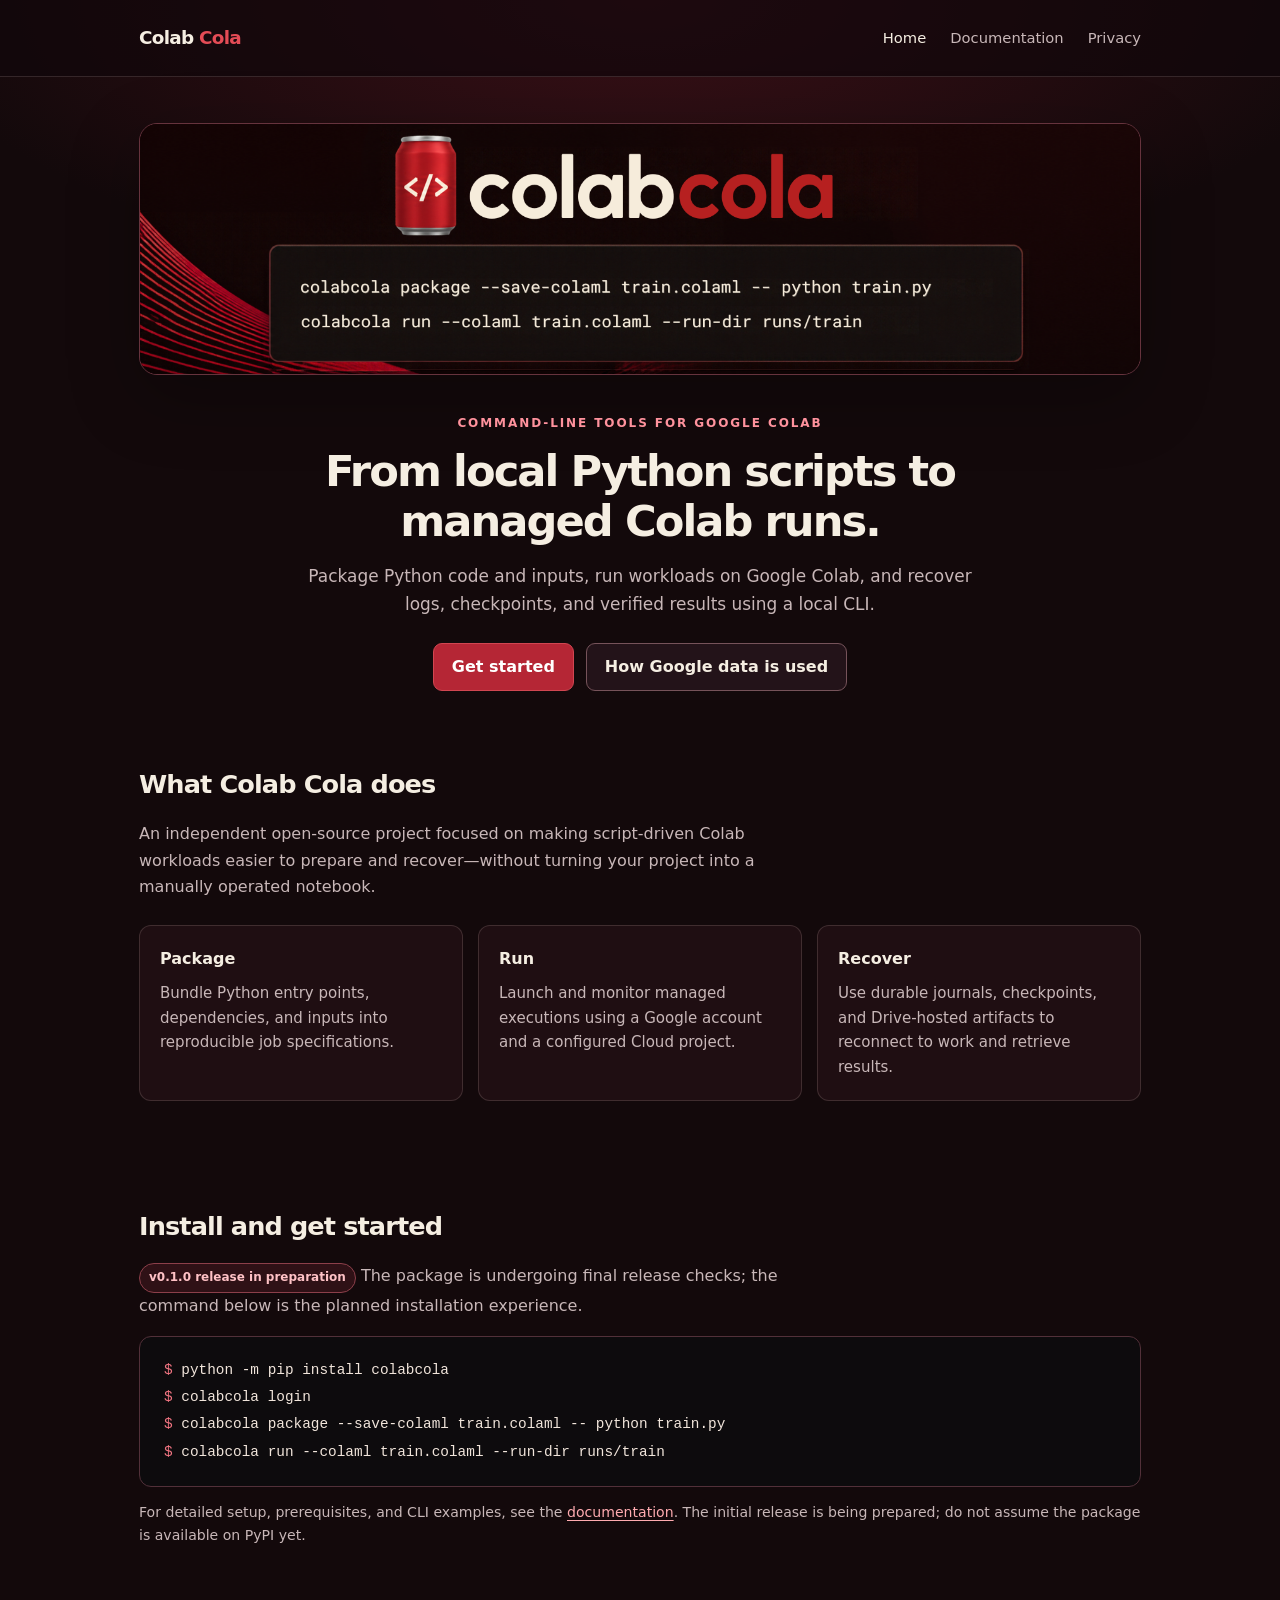
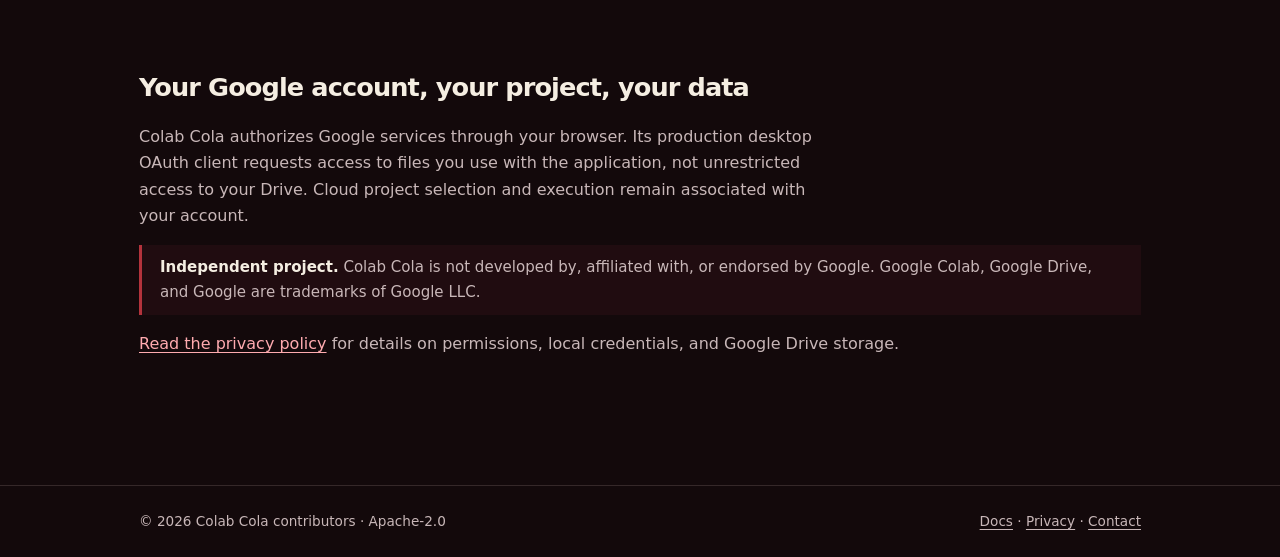
<file: index.html>
<!doctype html>
<html lang="en">
<head>
  <meta charset="utf-8">
  <meta name="viewport" content="width=device-width, initial-scale=1">
  <meta name="theme-color" content="#13090b">
  <meta name="description" content="Colab Cola is a command-line toolkit for packaging, running, and recovering Python workloads on Google Colab.">
  <link rel="canonical" href="https://colabcola.com/">
  <link rel="stylesheet" href="assets/site.css">
  <title>Colab Cola — Run Python on Google Colab from your terminal</title>
</head>
<body>
  <header class="site-header"><div class="container header-inner">
    <a class="brand" href="./">Colab <span>Cola</span></a>
    <nav class="nav" aria-label="Main navigation"><a href="./" aria-current="page">Home</a><a href="docs/">Documentation</a><a href="privacy/">Privacy</a></nav>
  </div></header>
  <main>
    <div class="container hero">
      <img class="hero-image" src="assets/colabcola-banner.png" width="1584" height="396" alt="Colab Cola wordmark and terminal commands for packaging and running a Python job on Google Colab">
      <div class="hero-copy">
        <span class="eyebrow">Command-line tools for Google Colab</span>
        <h1>From local Python scripts to managed Colab runs.</h1>
        <p class="lead">Package Python code and inputs, run workloads on Google Colab, and recover logs, checkpoints, and verified results using a local CLI.</p>
        <div class="actions"><a class="button button-primary" href="docs/">Get started</a><a class="button button-secondary" href="privacy/">How Google data is used</a></div>
      </div>
    </div>
    <section class="section container" aria-labelledby="how-heading">
      <h2 id="how-heading">What Colab Cola does</h2>
      <p class="section-intro">An independent open-source project focused on making script-driven Colab workloads easier to prepare and recover—without turning your project into a manually operated notebook.</p>
      <div class="cards">
        <div class="card"><h3>Package</h3><p>Bundle Python entry points, dependencies, and inputs into reproducible job specifications.</p></div>
        <div class="card"><h3>Run</h3><p>Launch and monitor managed executions using a Google account and a configured Cloud project.</p></div>
        <div class="card"><h3>Recover</h3><p>Use durable journals, checkpoints, and Drive-hosted artifacts to reconnect to work and retrieve results.</p></div>
      </div>
    </section>
    <section class="section container" aria-labelledby="install-heading">
      <h2 id="install-heading">Install and get started</h2>
      <p class="section-intro"><span class="status">v0.1.0 release in preparation</span> The package is undergoing final release checks; the command below is the planned installation experience.</p>
      <div class="code-panel"><pre><span class="prompt">$</span> python -m pip install colabcola
<span class="prompt">$</span> colabcola login
<span class="prompt">$</span> colabcola package --save-colaml train.colaml -- python train.py
<span class="prompt">$</span> colabcola run --colaml train.colaml --run-dir runs/train</pre></div>
      <p class="small">For detailed setup, prerequisites, and CLI examples, see the <a href="docs/">documentation</a>. The initial release is being prepared; do not assume the package is available on PyPI yet.</p>
    </section>
    <section class="section container" aria-labelledby="access-heading">
      <h2 id="access-heading">Your Google account, your project, your data</h2>
      <p class="section-intro">Colab Cola authorizes Google services through your browser. Its production desktop OAuth client requests access to files you use with the application, not unrestricted access to your Drive. Cloud project selection and execution remain associated with your account.</p>
      <div class="note"><strong>Independent project.</strong> Colab Cola is not developed by, affiliated with, or endorsed by Google. Google Colab, Google Drive, and Google are trademarks of Google LLC.</div>
      <p><a href="privacy/">Read the privacy policy</a> for details on permissions, local credentials, and Google Drive storage.</p>
    </section>
  </main>
  <footer class="site-footer"><div class="container footer-inner"><span>© 2026 Colab Cola contributors · Apache-2.0</span><span><a href="docs/">Docs</a> · <a href="privacy/">Privacy</a> · <a href="mailto:danzel.serrano@gmail.com">Contact</a></span></div></footer>
</body>
</html>
</file>
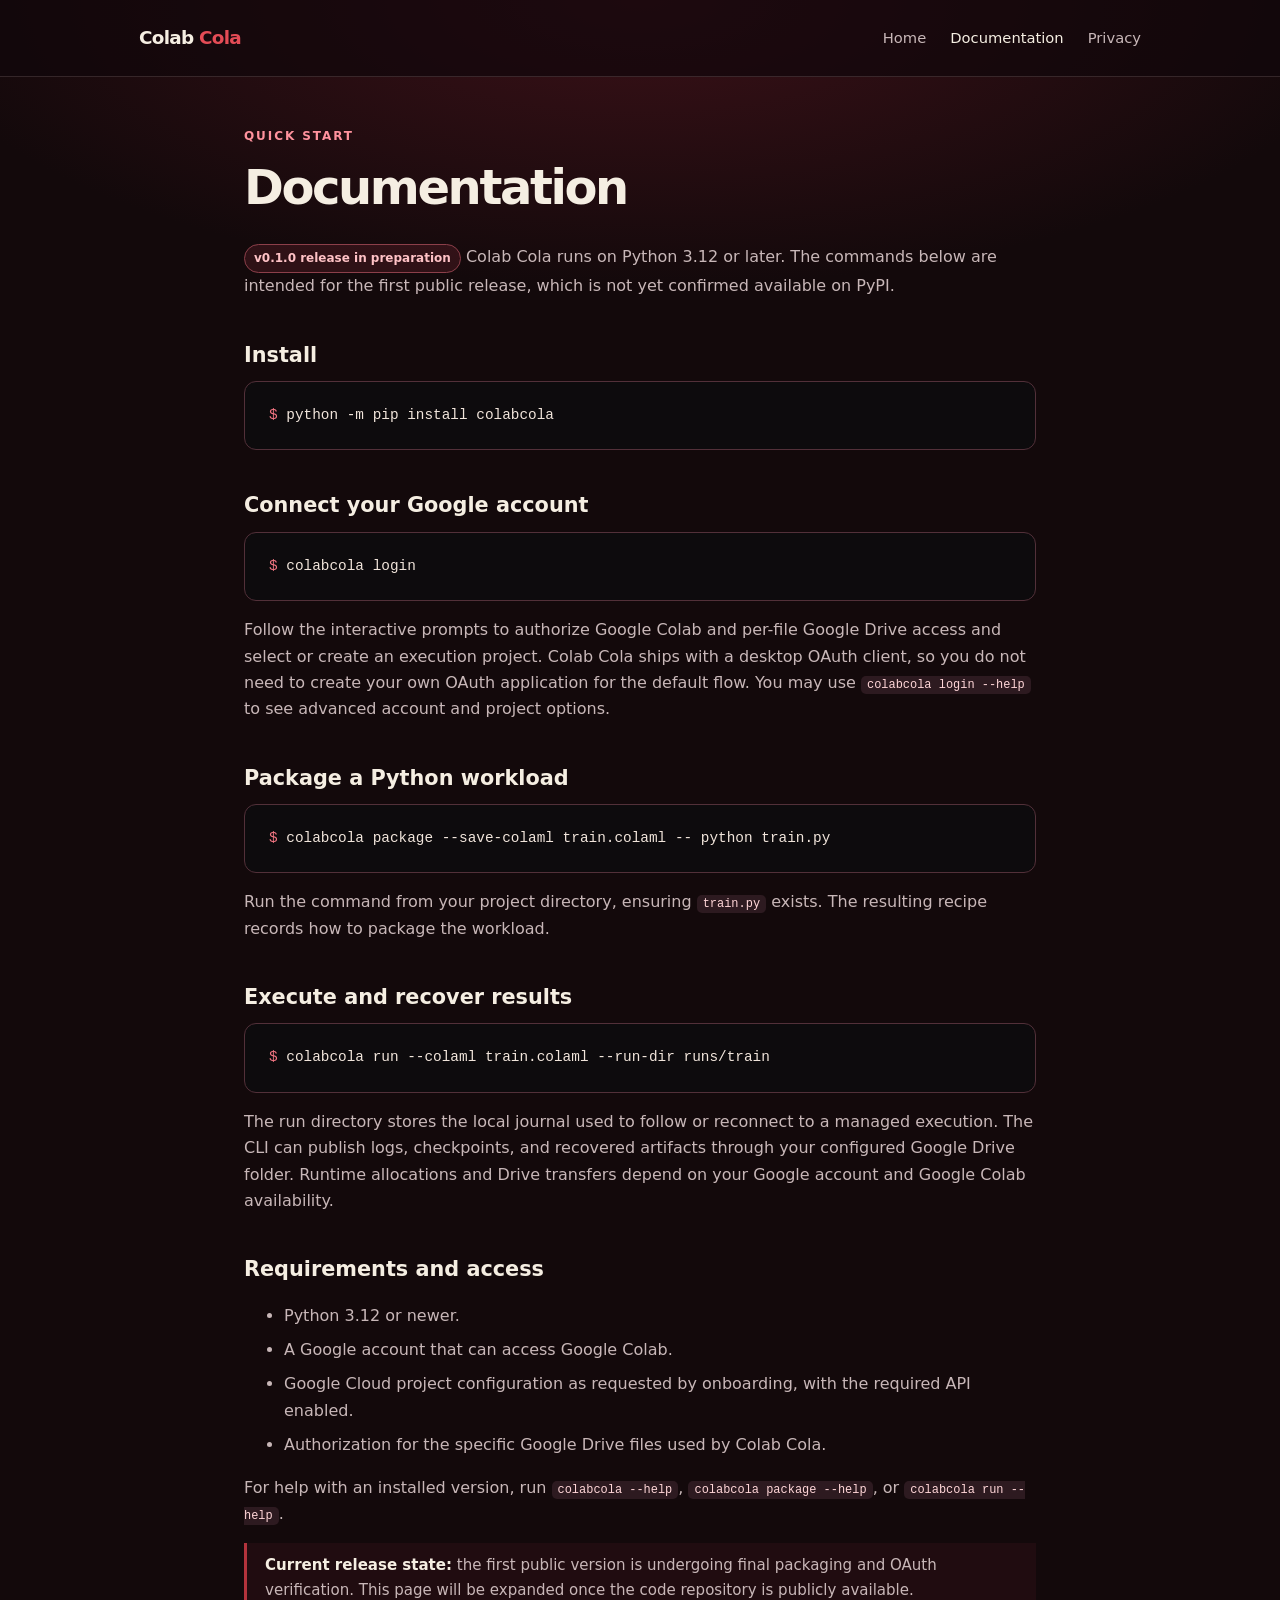
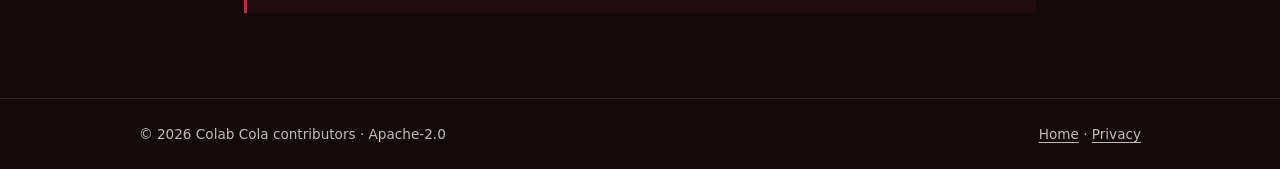
<file: docs/index.html>
<!doctype html>
<html lang="en">
<head><meta charset="utf-8"><meta name="viewport" content="width=device-width, initial-scale=1"><meta name="theme-color" content="#13090b"><meta name="description" content="Install, log in, package, and run Python jobs with Colab Cola."><link rel="canonical" href="https://colabcola.com/docs/"><link rel="stylesheet" href="../assets/site.css"><title>Documentation — Colab Cola</title></head>
<body>
<header class="site-header"><div class="container header-inner"><a class="brand" href="../">Colab <span>Cola</span></a><nav class="nav" aria-label="Main navigation"><a href="../">Home</a><a ./" aria-current="page">Documentation</a><a href="../privacy/">Privacy</a></nav></div></header>
<main><article class="content-page container">
  <span class="eyebrow">Quick start</span><h1>Documentation</h1>
  <p><span class="status">v0.1.0 release in preparation</span> Colab Cola runs on Python 3.12 or later. The commands below are intended for the first public release, which is not yet confirmed available on PyPI.</p>
  <h2>Install</h2><div class="code-panel"><pre><span class="prompt">$</span> python -m pip install colabcola</pre></div>
  <h2>Connect your Google account</h2><div class="code-panel"><pre><span class="prompt">$</span> colabcola login</pre></div>
  <p>Follow the interactive prompts to authorize Google Colab and per-file Google Drive access and select or create an execution project. Colab Cola ships with a desktop OAuth client, so you do not need to create your own OAuth application for the default flow. You may use <code>colabcola login --help</code> to see advanced account and project options.</p>
  <h2>Package a Python workload</h2><div class="code-panel"><pre><span class="prompt">$</span> colabcola package --save-colaml train.colaml -- python train.py</pre></div>
  <p>Run the command from your project directory, ensuring <code>train.py</code> exists. The resulting recipe records how to package the workload.</p>
  <h2>Execute and recover results</h2><div class="code-panel"><pre><span class="prompt">$</span> colabcola run --colaml train.colaml --run-dir runs/train</pre></div>
  <p>The run directory stores the local journal used to follow or reconnect to a managed execution. The CLI can publish logs, checkpoints, and recovered artifacts through your configured Google Drive folder. Runtime allocations and Drive transfers depend on your Google account and Google Colab availability.</p>
  <h2>Requirements and access</h2>
  <ul><li>Python 3.12 or newer.</li><li>A Google account that can access Google Colab.</li><li>Google Cloud project configuration as requested by onboarding, with the required API enabled.</li><li>Authorization for the specific Google Drive files used by Colab Cola.</li></ul>
  <p>For help with an installed version, run <code>colabcola --help</code>, <code>colabcola package --help</code>, or <code>colabcola run --help</code>.</p>
  <div class="note"><strong>Current release state:</strong> the first public version is undergoing final packaging and OAuth verification. This page will be expanded once the code repository is publicly available.</div>
</article></main><footer class="site-footer"><div class="container footer-inner"><span>© 2026 Colab Cola contributors · Apache-2.0</span><span><a href="../">Home</a> · <a href="../privacy/">Privacy</a></span></div></footer>
</body></html>
</file>
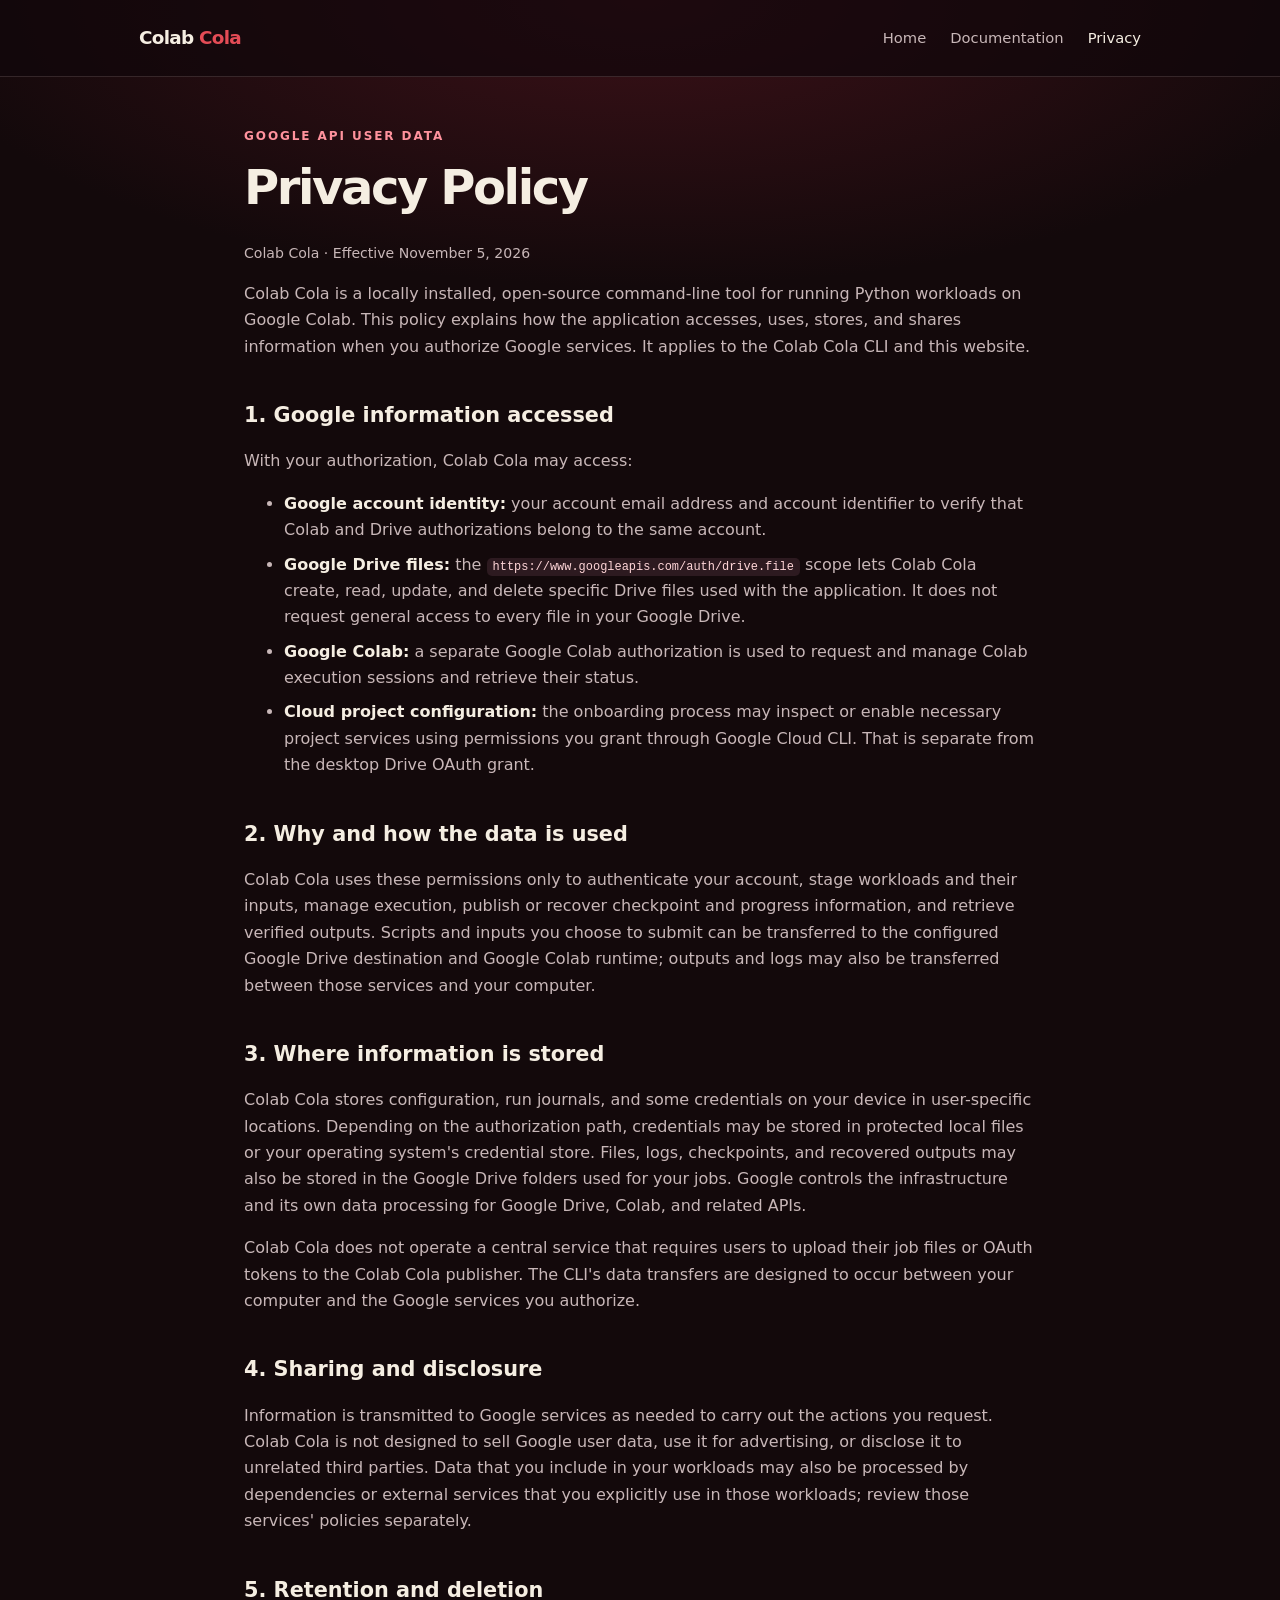
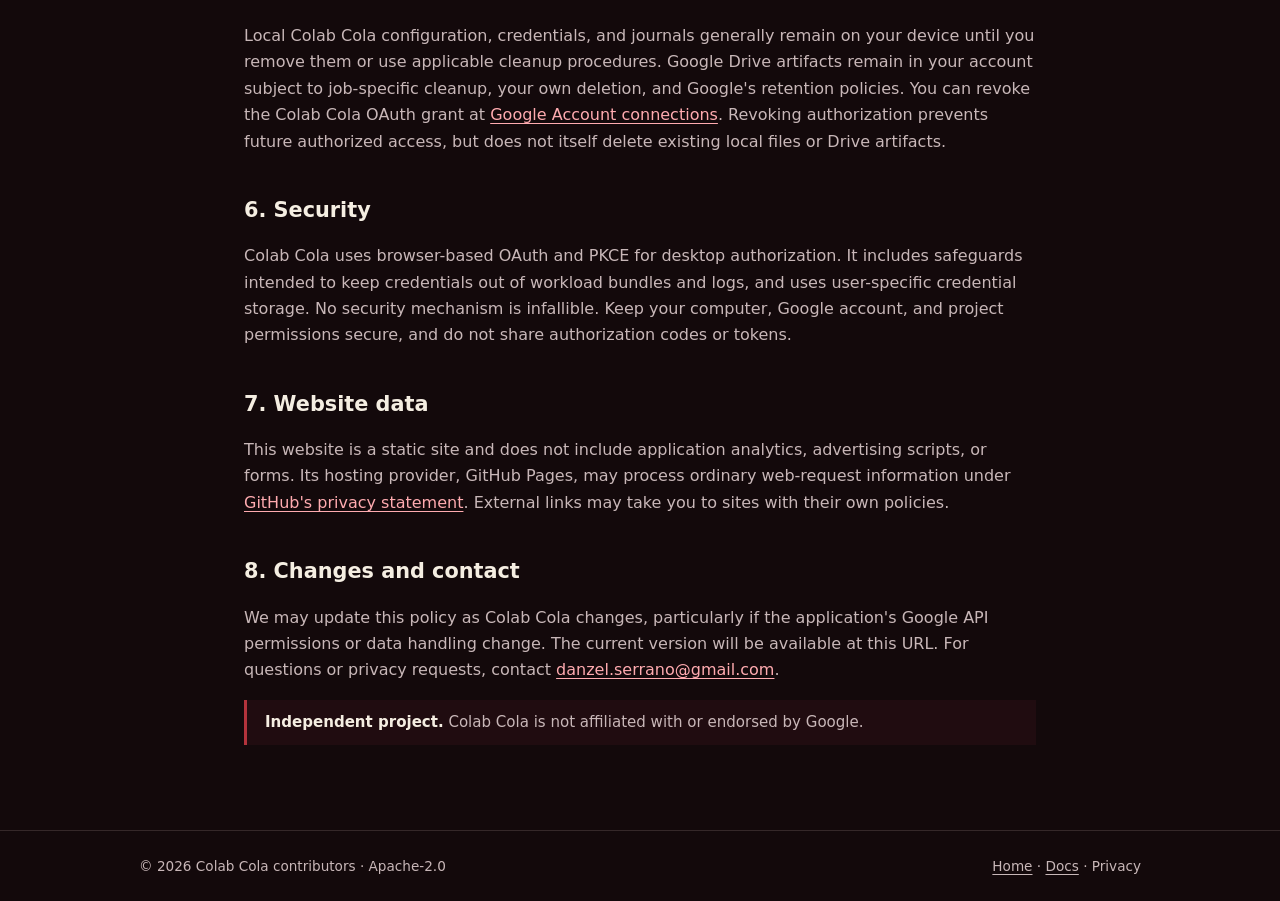
<file: privacy/index.html>
<!doctype html>
<html lang="en">
<head><meta charset="utf-8"><meta name="viewport" content="width=device-width, initial-scale=1"><meta name="theme-color" content="#13090b"><meta name="description" content="How Colab Cola handles Google account information, Drive files, workload artifacts, and locally stored credentials."><link rel="canonical" href="https://colabcola.com/privacy/"><link rel="stylesheet" href="../assets/site.css"><title>Privacy Policy — Colab Cola</title></head>
<body>
<header class="site-header"><div class="container header-inner"><a class="brand" href="../">Colab <span>Cola</span></a><nav class="nav" aria-label="Main navigation"><a href="../">Home</a><a href="../docs/">Documentation</a><a ./" aria-current="page">Privacy</a></nav></div></header>
<main><article class="content-page container">
  <span class="eyebrow">Google API user data</span><h1>Privacy Policy</h1>
  <p class="small">Colab Cola · Effective November 5, 2026</p>
  <p>Colab Cola is a locally installed, open-source command-line tool for running Python workloads on Google Colab. This policy explains how the application accesses, uses, stores, and shares information when you authorize Google services. It applies to the Colab Cola CLI and this website.</p>
  <h2>1. Google information accessed</h2>
  <p>With your authorization, Colab Cola may access:</p>
  <ul><li><strong>Google account identity:</strong> your account email address and account identifier to verify that Colab and Drive authorizations belong to the same account.</li><li><strong>Google Drive files:</strong> the <code>https://www.googleapis.com/auth/drive.file</code> scope lets Colab Cola create, read, update, and delete specific Drive files used with the application. It does not request general access to every file in your Google Drive.</li><li><strong>Google Colab:</strong> a separate Google Colab authorization is used to request and manage Colab execution sessions and retrieve their status.</li><li><strong>Cloud project configuration:</strong> the onboarding process may inspect or enable necessary project services using permissions you grant through Google Cloud CLI. That is separate from the desktop Drive OAuth grant.</li></ul>
  <h2>2. Why and how the data is used</h2>
  <p>Colab Cola uses these permissions only to authenticate your account, stage workloads and their inputs, manage execution, publish or recover checkpoint and progress information, and retrieve verified outputs. Scripts and inputs you choose to submit can be transferred to the configured Google Drive destination and Google Colab runtime; outputs and logs may also be transferred between those services and your computer.</p>
  <h2>3. Where information is stored</h2>
  <p>Colab Cola stores configuration, run journals, and some credentials on your device in user-specific locations. Depending on the authorization path, credentials may be stored in protected local files or your operating system's credential store. Files, logs, checkpoints, and recovered outputs may also be stored in the Google Drive folders used for your jobs. Google controls the infrastructure and its own data processing for Google Drive, Colab, and related APIs.</p>
  <p>Colab Cola does not operate a central service that requires users to upload their job files or OAuth tokens to the Colab Cola publisher. The CLI's data transfers are designed to occur between your computer and the Google services you authorize.</p>
  <h2>4. Sharing and disclosure</h2>
  <p>Information is transmitted to Google services as needed to carry out the actions you request. Colab Cola is not designed to sell Google user data, use it for advertising, or disclose it to unrelated third parties. Data that you include in your workloads may also be processed by dependencies or external services that you explicitly use in those workloads; review those services' policies separately.</p>
  <h2>5. Retention and deletion</h2>
  <p>Local Colab Cola configuration, credentials, and journals generally remain on your device until you remove them or use applicable cleanup procedures. Google Drive artifacts remain in your account subject to job-specific cleanup, your own deletion, and Google's retention policies. You can revoke the Colab Cola OAuth grant at <a href="https://myaccount.google.com/connections">Google Account connections</a>. Revoking authorization prevents future authorized access, but does not itself delete existing local files or Drive artifacts.</p>
  <h2>6. Security</h2>
  <p>Colab Cola uses browser-based OAuth and PKCE for desktop authorization. It includes safeguards intended to keep credentials out of workload bundles and logs, and uses user-specific credential storage. No security mechanism is infallible. Keep your computer, Google account, and project permissions secure, and do not share authorization codes or tokens.</p>
  <h2>7. Website data</h2>
  <p>This website is a static site and does not include application analytics, advertising scripts, or forms. Its hosting provider, GitHub Pages, may process ordinary web-request information under <a href="https://docs.github.com/en/site-policy/privacy-policies/github-general-privacy-statement">GitHub's privacy statement</a>. External links may take you to sites with their own policies.</p>
  <h2>8. Changes and contact</h2>
  <p>We may update this policy as Colab Cola changes, particularly if the application's Google API permissions or data handling change. The current version will be available at this URL. For questions or privacy requests, contact <a href="mailto:danzel.serrano@gmail.com">danzel.serrano@gmail.com</a>.</p>
  <div class="note"><strong>Independent project.</strong> Colab Cola is not affiliated with or endorsed by Google.</div>
</article></main><footer class="site-footer"><div class="container footer-inner"><span>© 2026 Colab Cola contributors · Apache-2.0</span><span><a href="../">Home</a> · <a href="../docs/">Docs</a> · <a ./">Privacy</a></span></div></footer>
</body></html>
</file>
<file: assets/site.css>
:root{color-scheme:dark;--bg:#13090b;--surface:#1e1115;--surface-2:#29151a;--cream:#f5eee2;--muted:#c8b7b8;--red:#c42f3b;--line:rgba(244,212,212,.15)}
*{box-sizing:border-box}html{scroll-behavior:smooth}body{margin:0;background:radial-gradient(ellipse 70% 350px at 50% 0%,#3c1118,transparent 82%),var(--bg);color:var(--cream);font-family:Inter,ui-sans-serif,system-ui,-apple-system,"Segoe UI",sans-serif;line-height:1.65}a{color:#ffabb0;text-underline-offset:3px}a:hover{color:#fff}a:focus-visible,button:focus-visible{outline:3px solid #f4abb1;outline-offset:4px}.container{max-width:1050px;margin-inline:auto;padding-inline:24px}.site-header{border-bottom:1px solid var(--line);background:rgba(17,7,10,.7)}.header-inner{display:flex;justify-content:space-between;align-items:center;gap:20px;min-height:76px}.brand{font-size:1.15rem;font-weight:800;letter-spacing:-.04em;text-decoration:none;color:var(--cream)}.brand span{color:#e44c56}.nav{display:flex;flex-wrap:wrap;gap:24px;font-size:.92rem}.nav a{text-decoration:none;color:var(--muted)}.nav a[aria-current=page],.nav a:hover{color:var(--cream)}main{min-height:60vh}.hero{padding-block:46px 20px}.hero-image{display:block;width:100%;height:auto;border:1px solid #66333d;border-radius:18px;box-shadow:0 22px 70px rgba(0,0,0,.28)}.hero-copy{text-align:center;max-width:800px;margin:34px auto 0}.eyebrow{color:#ff929d;font-size:.75rem;text-transform:uppercase;letter-spacing:.16em;font-weight:700}.hero-copy h1{font-size:clamp(1.6rem,4vw,2.7rem);letter-spacing:-.045em;line-height:1.15;margin:12px auto 16px}.lead{color:var(--muted);font-size:1.06rem;margin:0 auto 24px;max-width:680px}.actions{display:flex;justify-content:center;flex-wrap:wrap;gap:12px}.button{display:inline-flex;justify-content:center;align-items:center;padding:10px 18px;border-radius:9px;text-decoration:none;font-weight:700;transition:filter .15s}.button:hover{filter:brightness(1.15);color:#fff}.button-primary{background:#b52635;color:white;border:1px solid #d14651}.button-secondary{border:1px solid #76535a;color:var(--cream);background:#231319}.section{padding-block:52px}.section h2{font-size:1.6rem;letter-spacing:-.035em;margin:0 0 12px}.section>p,.content-page p{color:var(--muted)}.section-intro{max-width:680px}.cards{display:grid;grid-template-columns:repeat(3,minmax(0,1fr));gap:15px;margin-top:25px}.card{border:1px solid var(--line);border-radius:12px;padding:20px;background:rgba(47,21,29,.48)}.card h3{margin:0 0 8px;font-size:1rem}.card p{margin:0;color:var(--muted);font-size:.94rem}.code-panel{background:#0d0b0d;border:1px solid #523039;border-radius:12px;padding:20px 24px;overflow-x:auto}.code-panel pre{margin:0;font-family:ui-monospace,SFMono-Regular,Consolas,"Liberation Mono",monospace;color:#f1e5db;font-size:.9rem;line-height:1.9;white-space:pre}.code-panel .prompt{color:#f27582}.note{border-left:3px solid #b3333c;padding:10px 18px;color:var(--muted);background:rgba(125,39,51,.12);font-size:.94rem}.note strong{color:var(--cream)}.site-footer{border-top:1px solid var(--line);margin-top:60px}.footer-inner{display:flex;justify-content:space-between;flex-wrap:wrap;gap:12px;padding-block:24px;font-size:.85rem;color:var(--muted)}.footer-inner a{color:var(--muted)}.content-page{max-width:840px;margin-inline:auto;padding-block:45px 25px}.content-page h1{font-size:clamp(2rem,5vw,3rem);letter-spacing:-.05em;margin:0 0 8px}.content-page h2{font-size:1.3rem;margin-top:38px;margin-bottom:9px}.content-page h3{font-size:1.04rem;margin-top:23px}.content-page li{margin:8px 0;color:var(--muted)}.content-page strong{color:var(--cream)}.content-page code:not(pre code){background:#2d1a20;padding:2px 6px;border-radius:5px;color:#ffd6d8;font-size:.92em}.small{font-size:.88rem;color:var(--muted)}.status{display:inline-block;background:rgba(186,63,79,.17);border:1px solid #8c3f4a;color:#ffc2c6;padding:4px 9px;border-radius:40px;font-size:.75rem;font-weight:700}@media(max-width:680px){.header-inner{align-items:flex-start;flex-direction:column;padding-top:14px;padding-bottom:14px;gap:6px}.nav{gap:16px}.hero{padding-top:26px}.hero-image{border-radius:10px}.cards{grid-template-columns:1fr}.section{padding-block:35px}.code-panel{padding:14px}.code-panel pre{font-size:.78rem}.footer-inner{flex-direction:column}}
</file>
